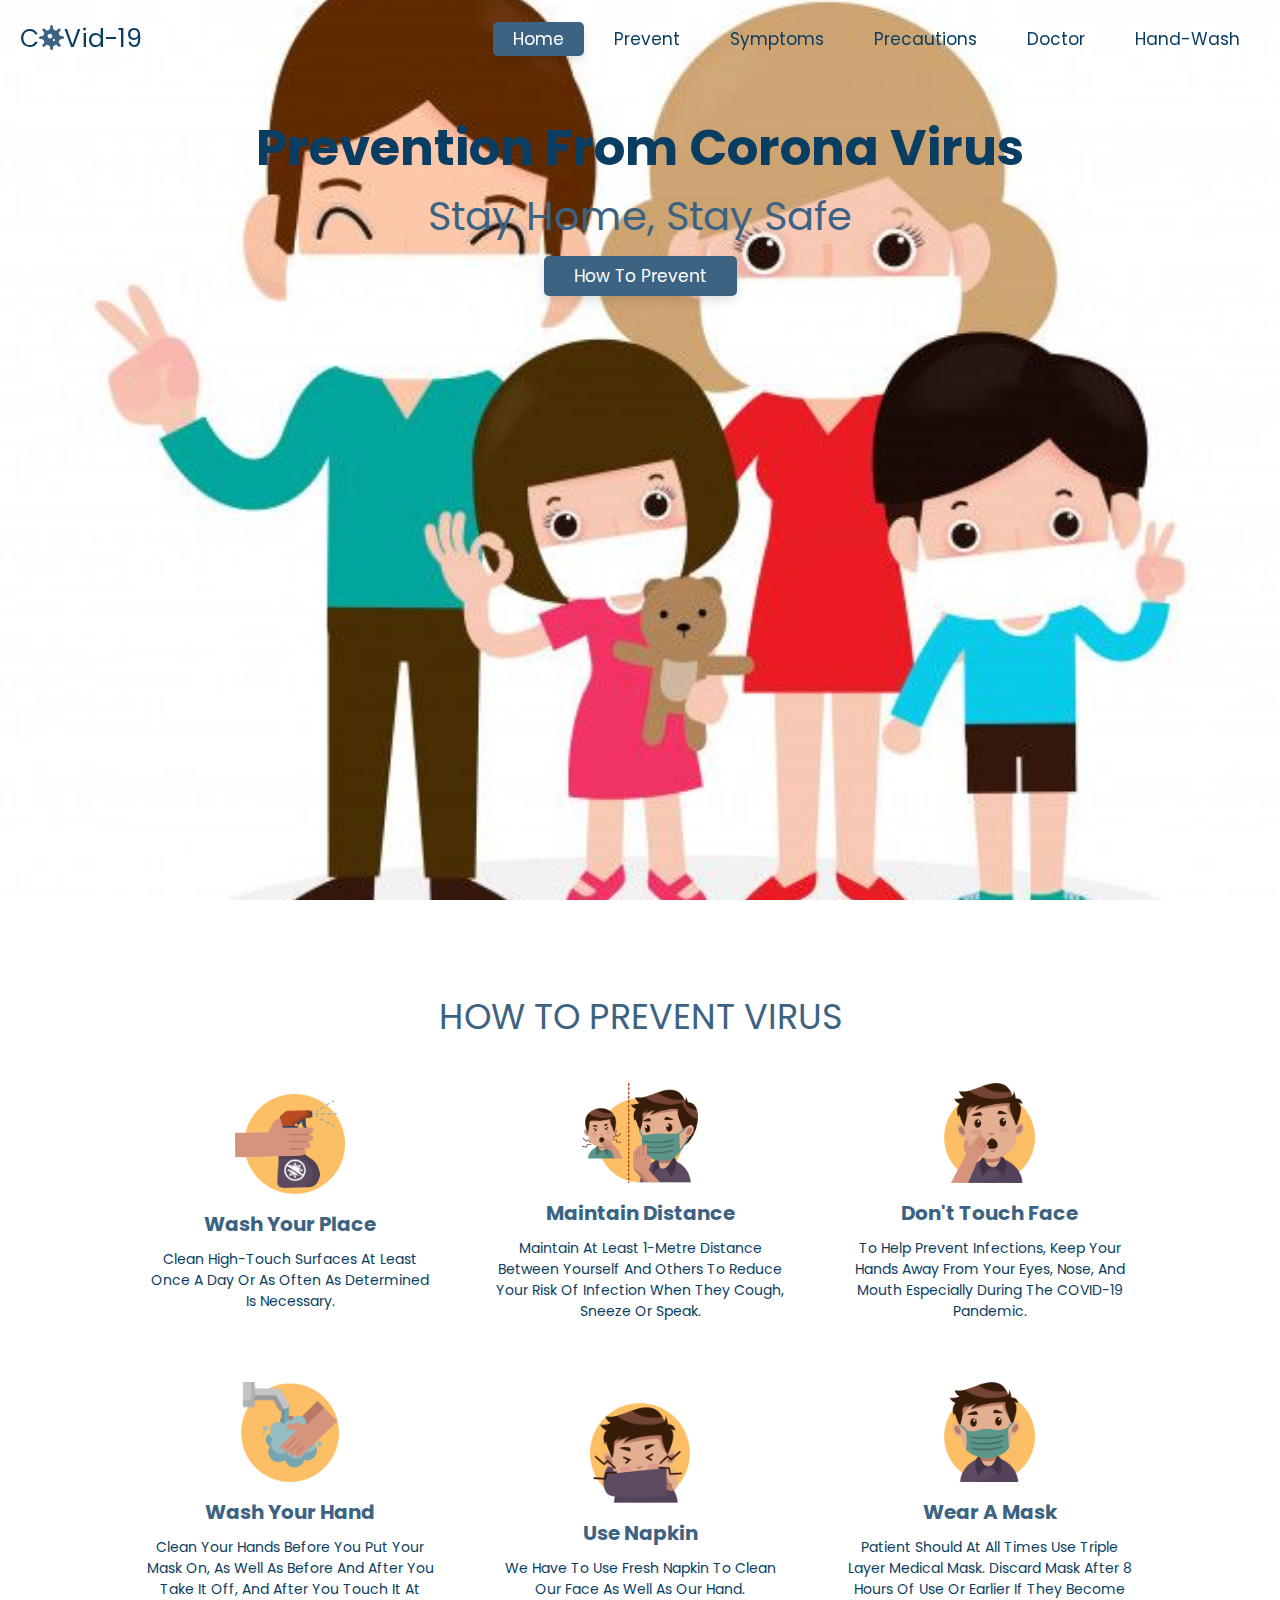
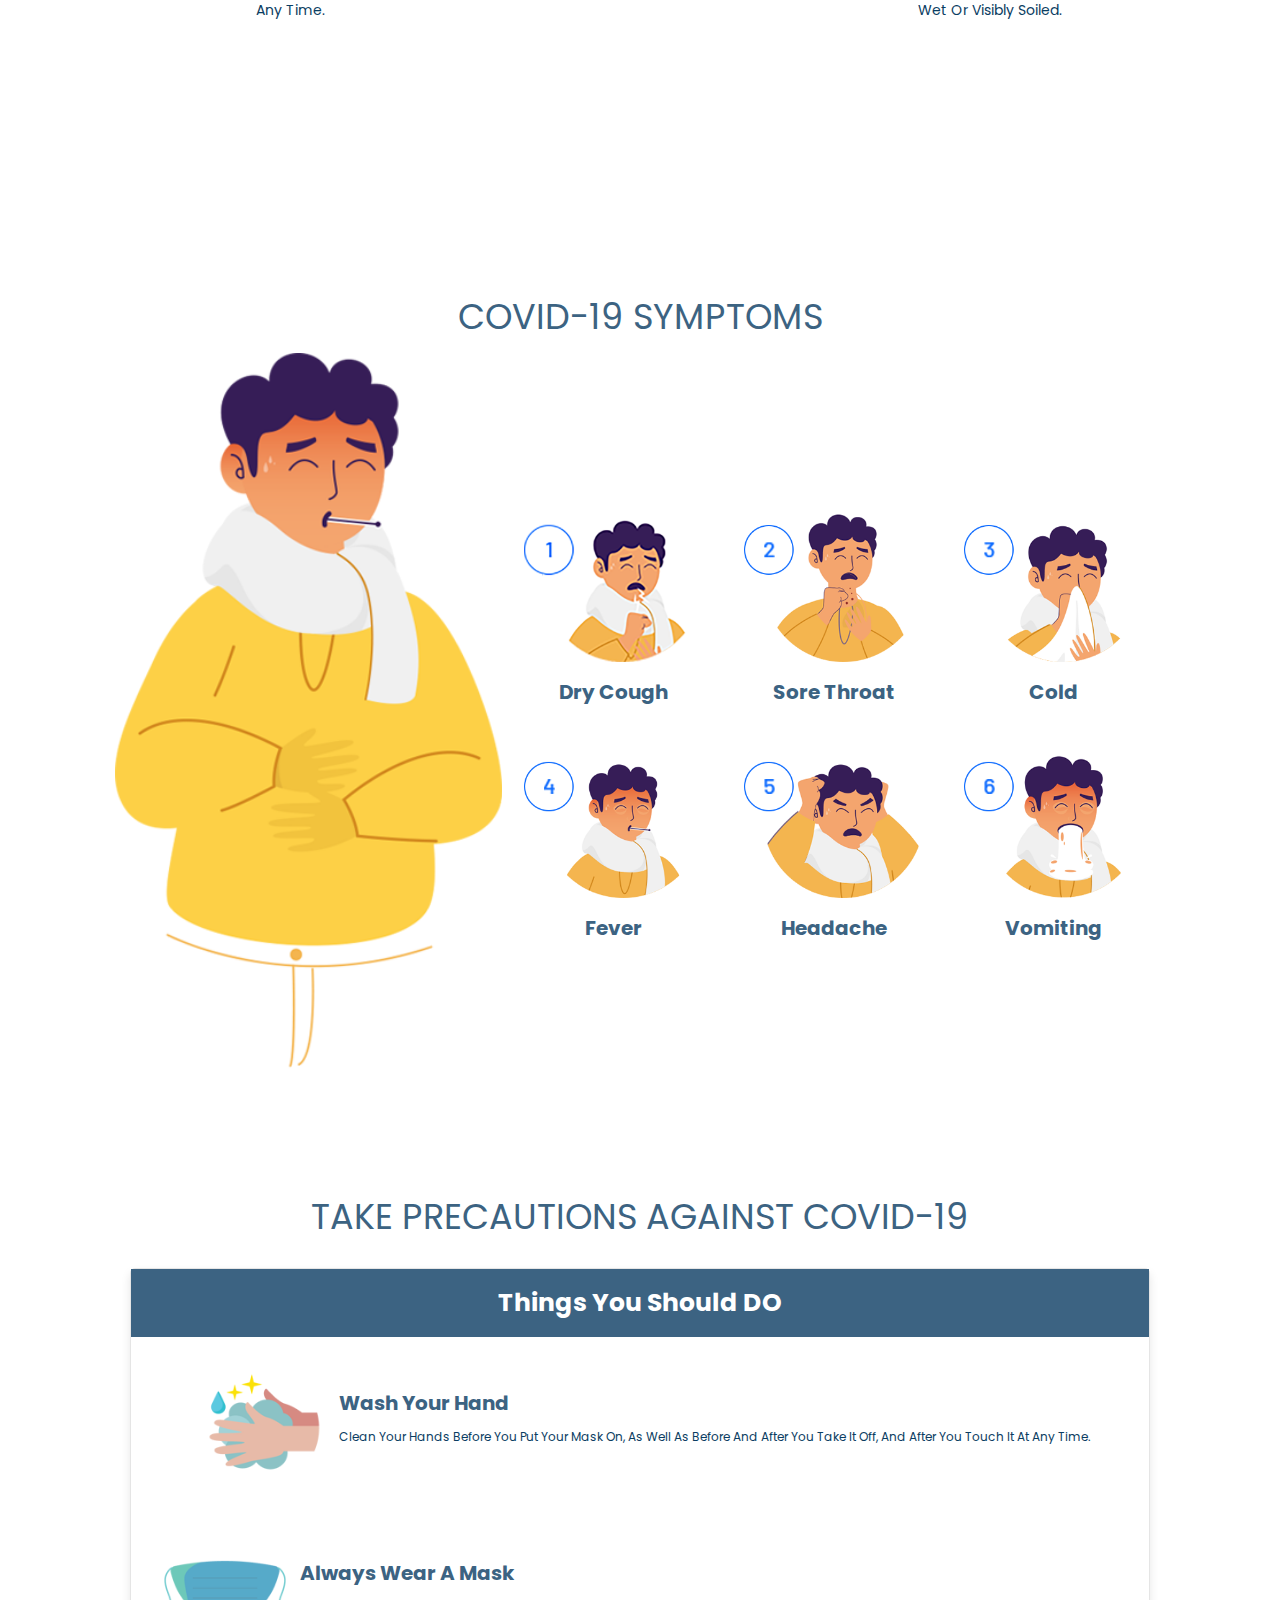
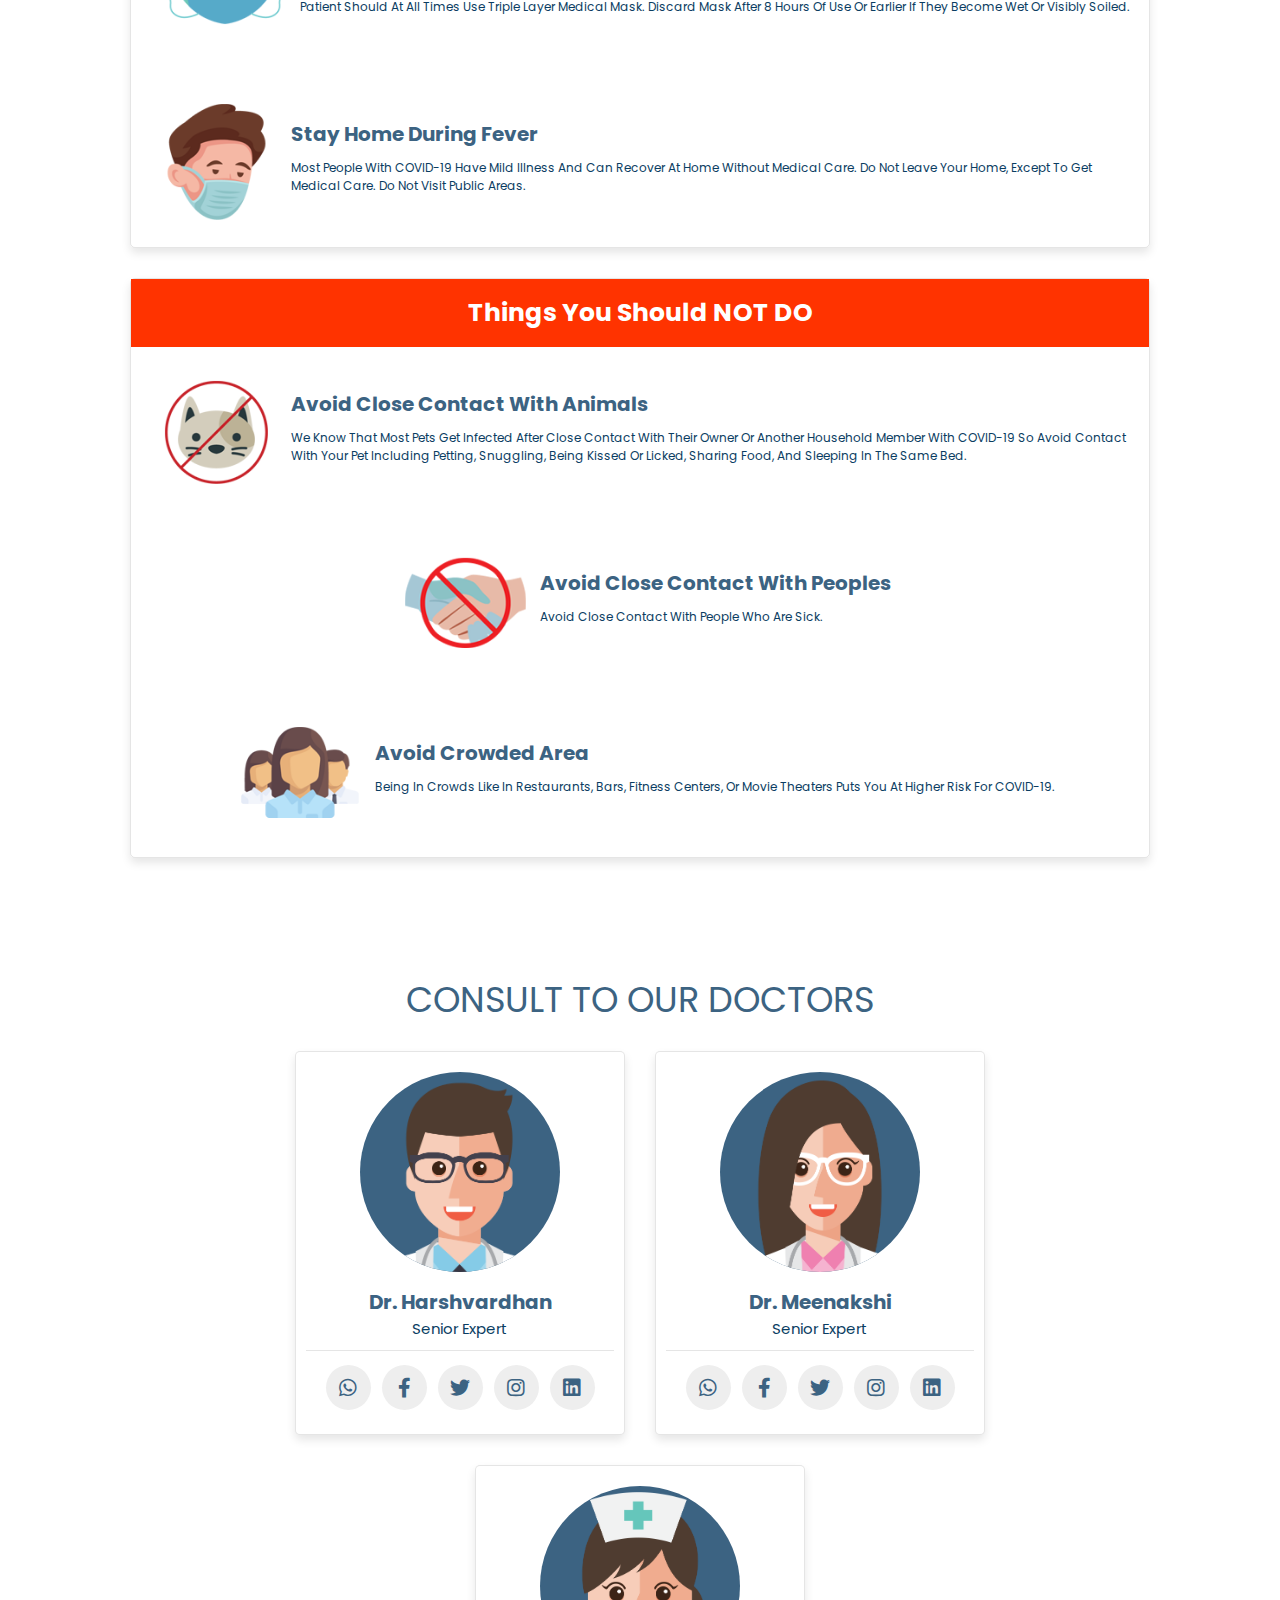
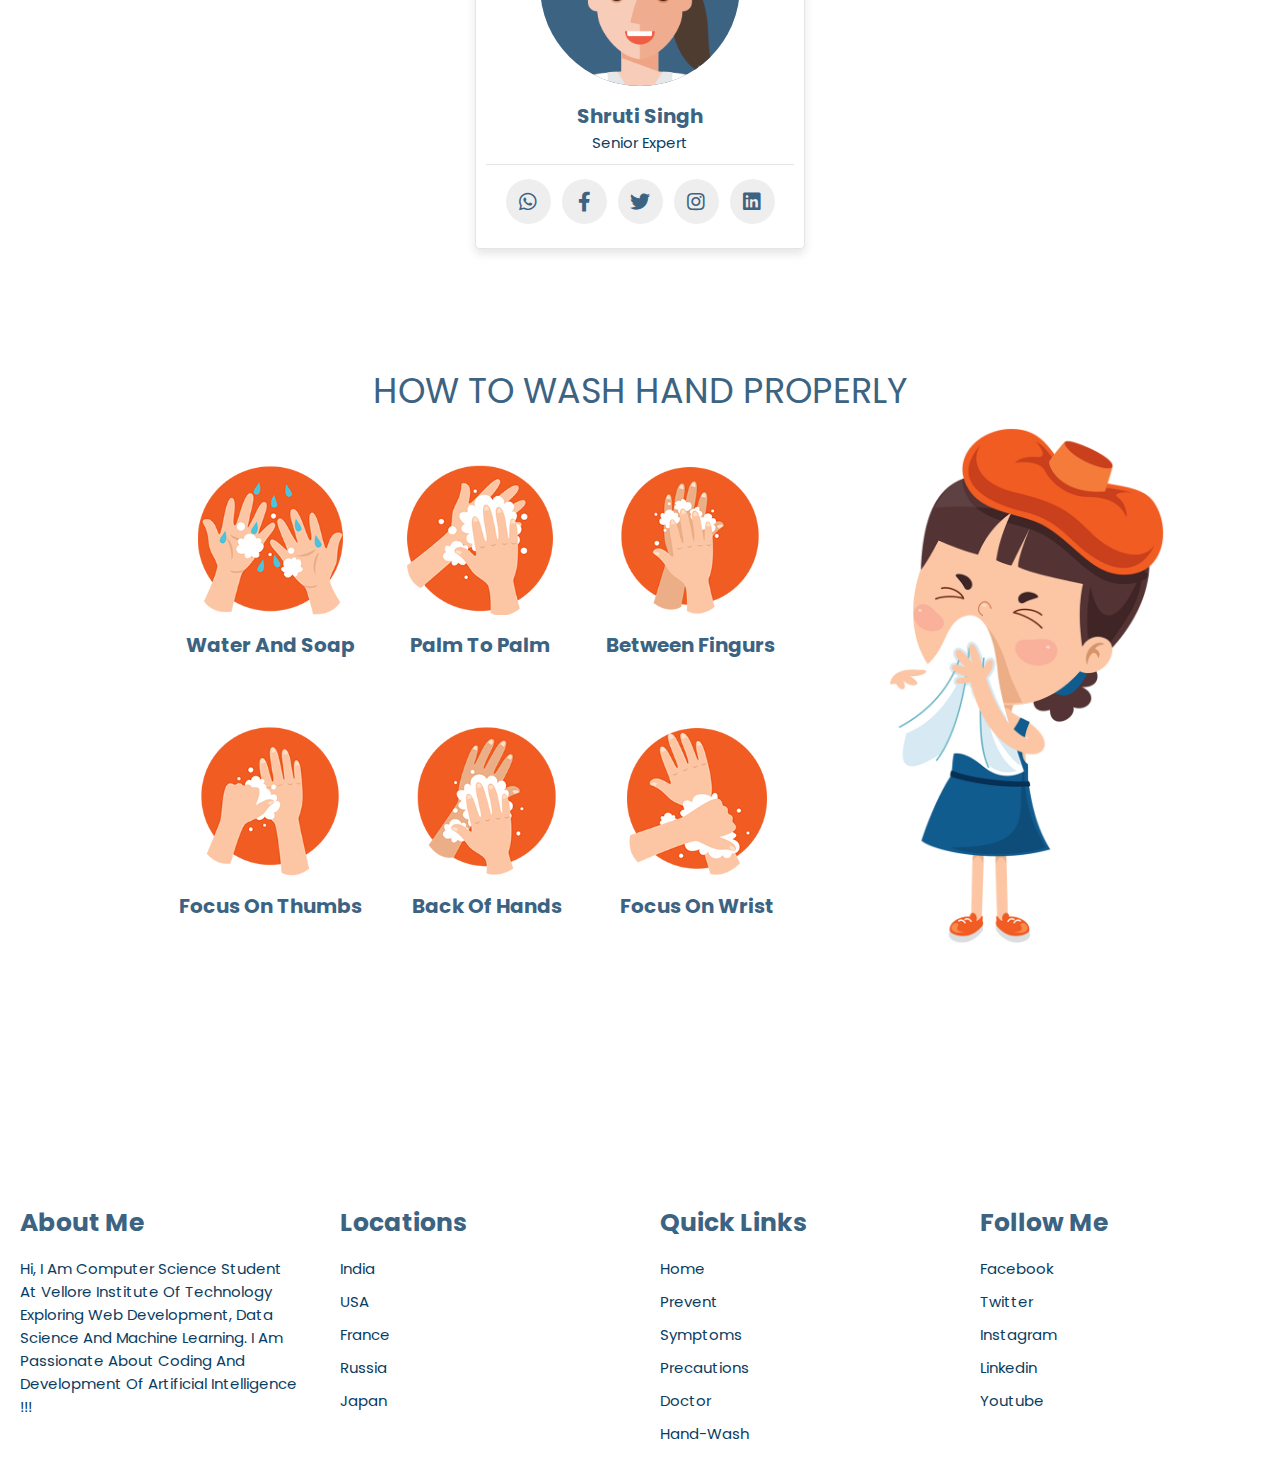
<file: index.html>
<!DOCTYPE html>
<html lang="en">
<head>
    <meta charset="UTF-8">
    <meta name="viewport" content="width=device-width, initial-scale=1.0">
    <title>complete responsive covid-19 website design tutorial</title>

    <!-- font awesome cdn link  -->
    <link rel="stylesheet" href="https://cdnjs.cloudflare.com/ajax/libs/font-awesome/5.15.3/css/all.min.css">

    <!-- custom css file link  -->
    <link rel="stylesheet" href="css/style.css">

</head>
<body>
    
<!-- header section starts  -->

<header>

    <a href="#" class="logo">c<span class="fas fa-virus"></span>vid-19</a>

    <div id="menu" class="fas fa-bars"></div>

    <nav class="navbar">
        <a class="active" href="#home">home</a>
        <a href="#prevent">prevent</a>
        <a href="#symptoms">symptoms</a>
        <a href="#precautions">precautions</a>
        <a href="#doctor">doctor</a>
        <a href="#hand-wash">hand-wash</a>
    </nav>

</header>

<!-- header section ends -->

<!-- home section starts  -->

<section class="home" id="home">

    <div class="content">
        <h1>Prevention from Corona Virus</h1>
        <h3>stay home, stay safe</h3>
        <a href="#" class="btn">how to prevent</a>
    </div>

</section>

<!-- home section ends -->

<!-- prevent section starts  -->

<section class="prevent" id="prevent">

    <h1 class="heading"> how to prevent virus </h1>

    <div class="box-container">

        <div class="box">
            <img src="images/pre-1.png" alt="">
            <h3>wash your place</h3>
            <p>Clean high-touch surfaces at least once a day or as often as determined is necessary.</p>
        </div>

        <div class="box">
            <img src="images/pre-2.png" alt="">
            <h3>maintain distance</h3>
            <p>Maintain at least 1-metre distance between yourself and others to reduce your risk of infection when they cough, sneeze or speak. </p>
        </div>

        <div class="box">
            <img src="images/pre-3.png" alt="">
            <h3>don't touch face</h3>
            <p>To help prevent infections, keep your hands away from your eyes, nose, and mouth especially during the COVID-19 pandemic.</p>
        </div>

        <div class="box">
            <img src="images/pre-4.png" alt="">
            <h3>wash your hand</h3>
            <p>Clean your hands before you put your mask on, as well as before and after you take it off, and after you touch it at any time.</p>
        </div>

        <div class="box">
            <img src="images/pre-5.png" alt="">
            <h3>use napkin</h3>
            <p>We have to use fresh napkin to clean our face as well as our hand.</p>
        </div>

        <div class="box">
            <img src="images/pre-6.png" alt="">
            <h3>wear a mask</h3>
            <p>Patient should at all times use triple layer medical mask. Discard mask after 8 hours of use or earlier if they become wet or visibly soiled. </p>
        </div>

    </div>

</section>

<!-- prevent section ends -->

<!-- symptoms section starts  -->

<section class="symptoms" id="symptoms">

    <h1 class="heading">covid-19 symptoms</h1>

    <div class="column">

        <div class="main-image">
            <img src="images/main-symp-img.png" alt="">
        </div>

        <div class="box-container">

            <div class="box">
                <img src="images/symp-a.png" alt="">
                <h3>dry cough</h3>
            </div>

            <div class="box">
                <img src="images/symp-b.png" alt="">
                <h3>sore throat</h3>
            </div>

            <div class="box">
                <img src="images/symp-c.png" alt="">
                <h3>cold</h3>
            </div>

            <div class="box">
                <img src="images/symp-d.png" alt="">
                <h3>fever</h3>
            </div>

            <div class="box">
                <img src="images/symp-e.png" alt="">
                <h3>headache</h3>
            </div>

            <div class="box">
                <img src="images/symp-f.png" alt="">
                <h3>vomiting</h3>
            </div>

        </div>

    </div>

</section>

<!-- symptoms section ends -->

<!-- precautions section starts  -->

<section class="precautions" id="precautions">

    <h1 class="heading">take precautions against covid-19</h1>

    <div class="column">

        <div class="box-container">

            <h3 class="title">things you should DO</h3>

            <div class="box">
                <img src="images/do-img1.png" alt="">
                <div class="info">
                    <h3>wash your hand</h3>
                    <p>Clean your hands before you put your mask on, as well as before and after you take it off, and after you touch it at any time.</p>
                </div>
            </div>

            <div class="box">
                <img src="images/do-img2.png" alt="">
                <div class="info">
                    <h3>always wear a mask</h3>
                    <p>Patient Should At All Times Use Triple Layer Medical Mask. Discard Mask After 8 Hours Of Use Or Earlier If They Become Wet Or Visibly Soiled.</p>
                </div>
            </div>

            <div class="box">
                <img src="images/do-img3.png" alt="">
                <div class="info">
                    <h3>stay home during fever</h3>
                    <p>Most people with COVID-19 have mild illness and can recover at home without medical care. Do not leave your home, except to get medical care. Do not visit public areas.</p>
                </div>
            </div>

        </div>

        <div class="box-container">

            <h3 class="title">things you should NOT DO</h3>

            <div class="box">
                <img src="images/dont-img1.png" alt="">
                <div class="info">
                    <h3>avoid close contact with animals</h3>
                    <p>We know that most pets get infected after close contact with their owner or another household member with COVID-19 so Avoid contact with your pet including petting, snuggling, being kissed or licked, sharing food, and sleeping in the same bed.</p>
                </div>
            </div>

            <div class="box">
                <img src="images/dont-img2.png" alt="">
                <div class="info">
                    <h3>avoid close contact with peoples</h3>
                    <p>Avoid close contact with people who are sick.</p>
                </div>
            </div>

            <div class="box">
                <img src="images/dont-img3.png" alt="">
                <div class="info">
                    <h3>avoid crowded area</h3>
                    <p>Being in crowds like in restaurants, bars, fitness centers, or movie theaters puts you at higher risk for COVID-19.</p>
                </div>
            </div>

        </div>

    </div>

</section>

<!-- precautions section ends -->

<!-- doctor section start  -->

<section class="doctor" id="doctor">

    <h1 class="heading">consult to our doctors</h1>

    <div class="box-container">

        <div class="box">
            <img src="images/doc1.png" alt="">
            <h3>Dr. Harshvardhan</h3>
            <span>senior expert</span>
            <div class="share">
                <a href="#" class="fab fa-whatsapp"></a>
                <a href="#" class="fab fa-facebook-f"></a>
                <a href="#" class="fab fa-twitter"></a>
                <a href="#" class="fab fa-instagram"></a>
                <a href="#" class="fab fa-linkedin"></a>
            </div>
        </div>

        <div class="box">
            <img src="images/doc2.png" alt="">
            <h3>Dr. Meenakshi</h3>
            <span>senior expert</span>
            <div class="share">
                <a href="#" class="fab fa-whatsapp"></a>
                <a href="#" class="fab fa-facebook-f"></a>
                <a href="#" class="fab fa-twitter"></a>
                <a href="#" class="fab fa-instagram"></a>
                <a href="#" class="fab fa-linkedin"></a>
            </div>
        </div>

        <div class="box">
            <img src="images/doc3.png" alt="">
            <h3>Shruti Singh</h3>
            <span>senior expert</span>
            <div class="share">
                <a href="#" class="fab fa-whatsapp"></a>
                <a href="#" class="fab fa-facebook-f"></a>
                <a href="#" class="fab fa-twitter"></a>
                <a href="#" class="fab fa-instagram"></a>
                <a href="#" class="fab fa-linkedin"></a>
            </div>
        </div>

    </div>

</section>

<!-- doctor section ends -->

<!-- hand-wash section starts  -->

<section class="hand-wash" id="hand-wash">

    <h1 class="heading">how to wash hand properly</h1>

    <div class="column">

        <div class="box-container">

            <div class="box">
                <img src="images/wash-a.png" alt="">
                <h3>water and soap</h3>
            </div>

            <div class="box">
                <img src="images/wash-b.png" alt="">
                <h3>palm to palm</h3>
            </div>

            <div class="box">
                <img src="images/wash-c.png" alt="">
                <h3>Between Fingurs</h3>
            </div>

            <div class="box">
                <img src="images/wash-d.png" alt="">
                <h3>Focus on Thumbs</h3>
            </div>

            <div class="box">
                <img src="images/wash-e.png" alt="">
                <h3>Back of Hands</h3>
            </div>

            <div class="box">
                <img src="images/wash-f.png" alt="">
                <h3>Focus on wrist</h3>
            </div>

        </div>

        <div class="main-image">
            <img src="images/main-wash-img.png" alt="">
        </div>

    </div>

</section>

<!-- hand-wash section ends -->

<!-- footer section starts  -->

<div class="footer">

    <div class="box-container">

        <div class="box">
            <h3>about me</h3>
            <p>Hi, I am Computer Science student at Vellore Institute of Technology exploring Web Development, Data Science and Machine Learning. I am passionate about coding and development of Artificial Intelligence !!!</p>
        </div>

        <div class="box">
            <h3>locations</h3>
            <a href="#">india</a>
            <a href="#">USA</a>
            <a href="#">france</a>
            <a href="#">russia</a>
            <a href="#">japan</a>
        </div>

        <div class="box">
            <h3>quick links</h3>
            <a href="#">home</a>
            <a href="#">prevent</a>
            <a href="#">symptoms</a>
            <a href="#">precautions</a>
            <a href="#">doctor</a>
            <a href="#">hand-wash</a>
        </div>

        <div class="box">
            <h3>follow me</h3>
            <a href="#">facebook</a>
            <a href="#">twitter</a>
            <a href="#">instagram</a>
            <a href="#">linkedin</a>
            <a href="#">youtube</a>
        </div>

    </div>

    

</div>

<!-- footer section ends -->

<!-- scroll top  -->

<a href="#home" class="scroll-top">
    <img src="images/scroll-img.png" alt="">
</a>
















<!-- jquery cdn link  -->
<script src="https://cdnjs.cloudflare.com/ajax/libs/jquery/3.6.0/jquery.min.js"></script>

<!-- custom js file link  -->
<script src="js/script.js"></script>


</body>
</html>
</file>
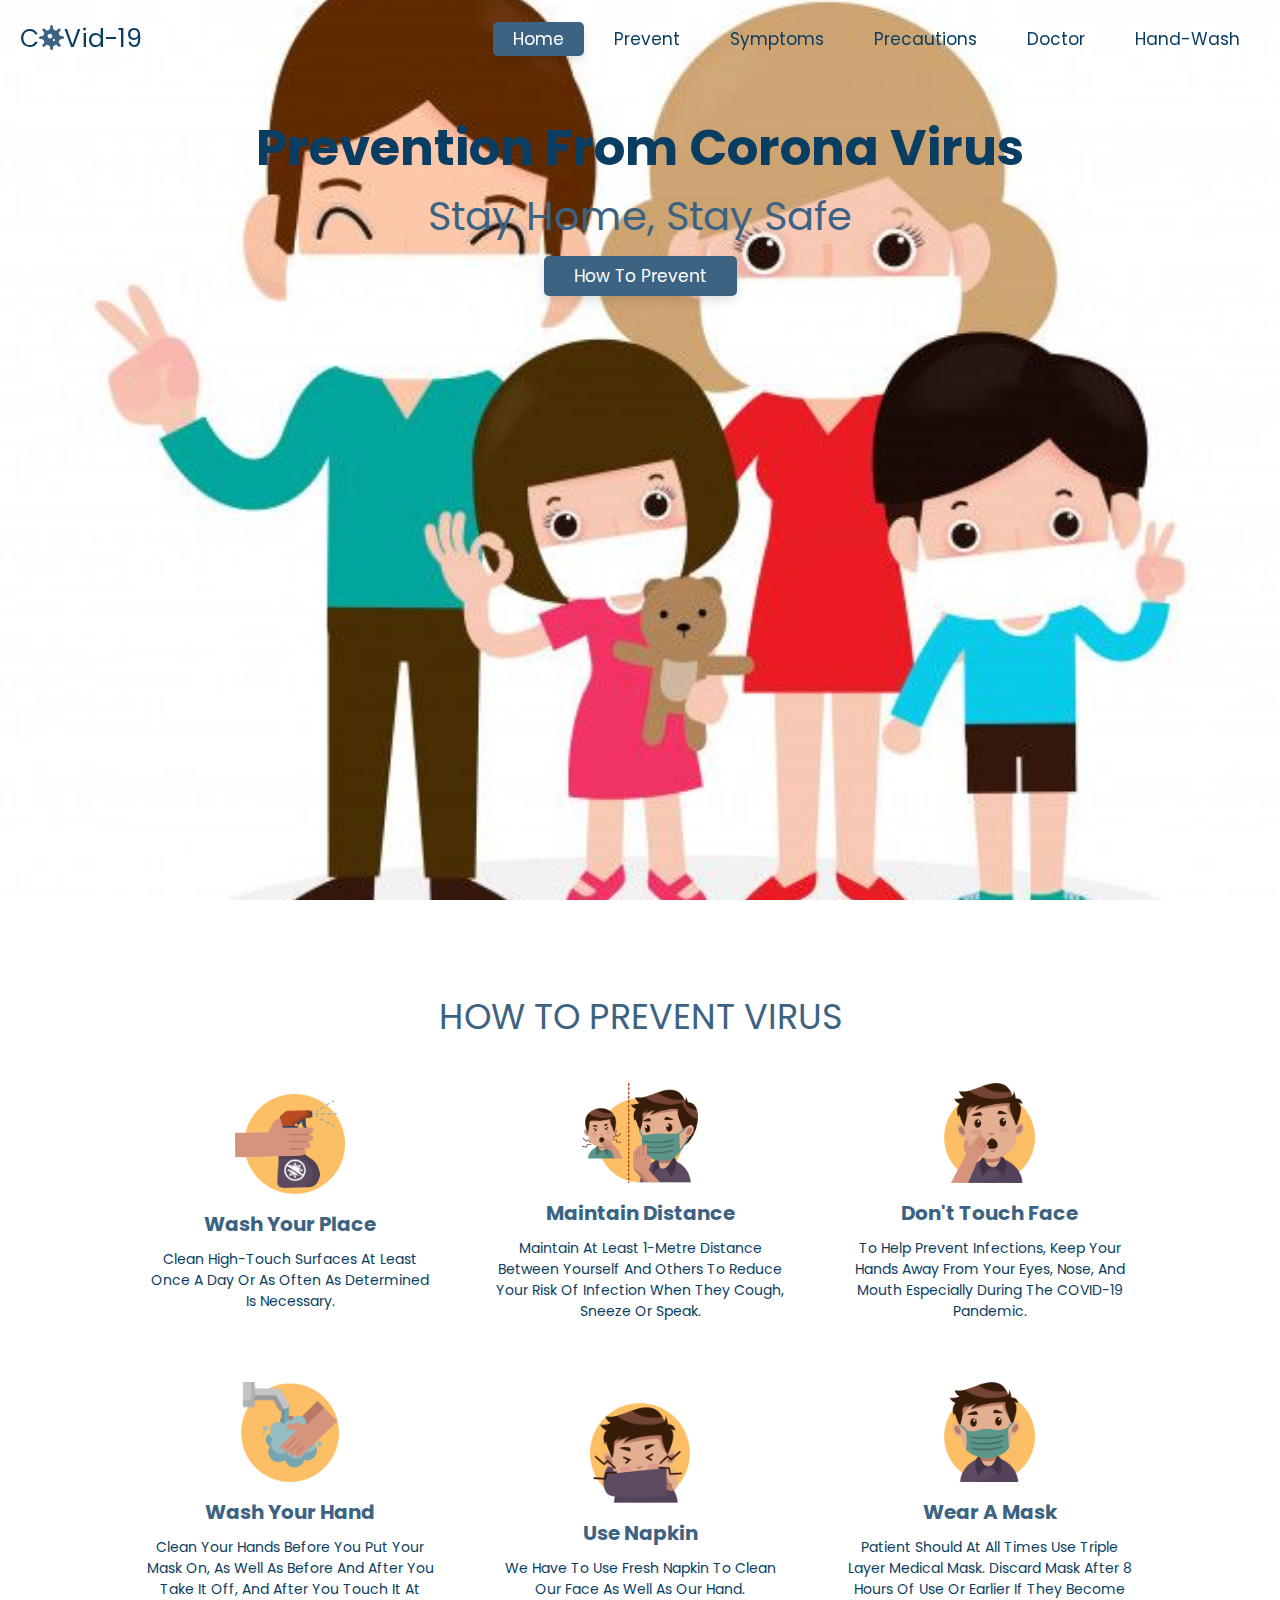
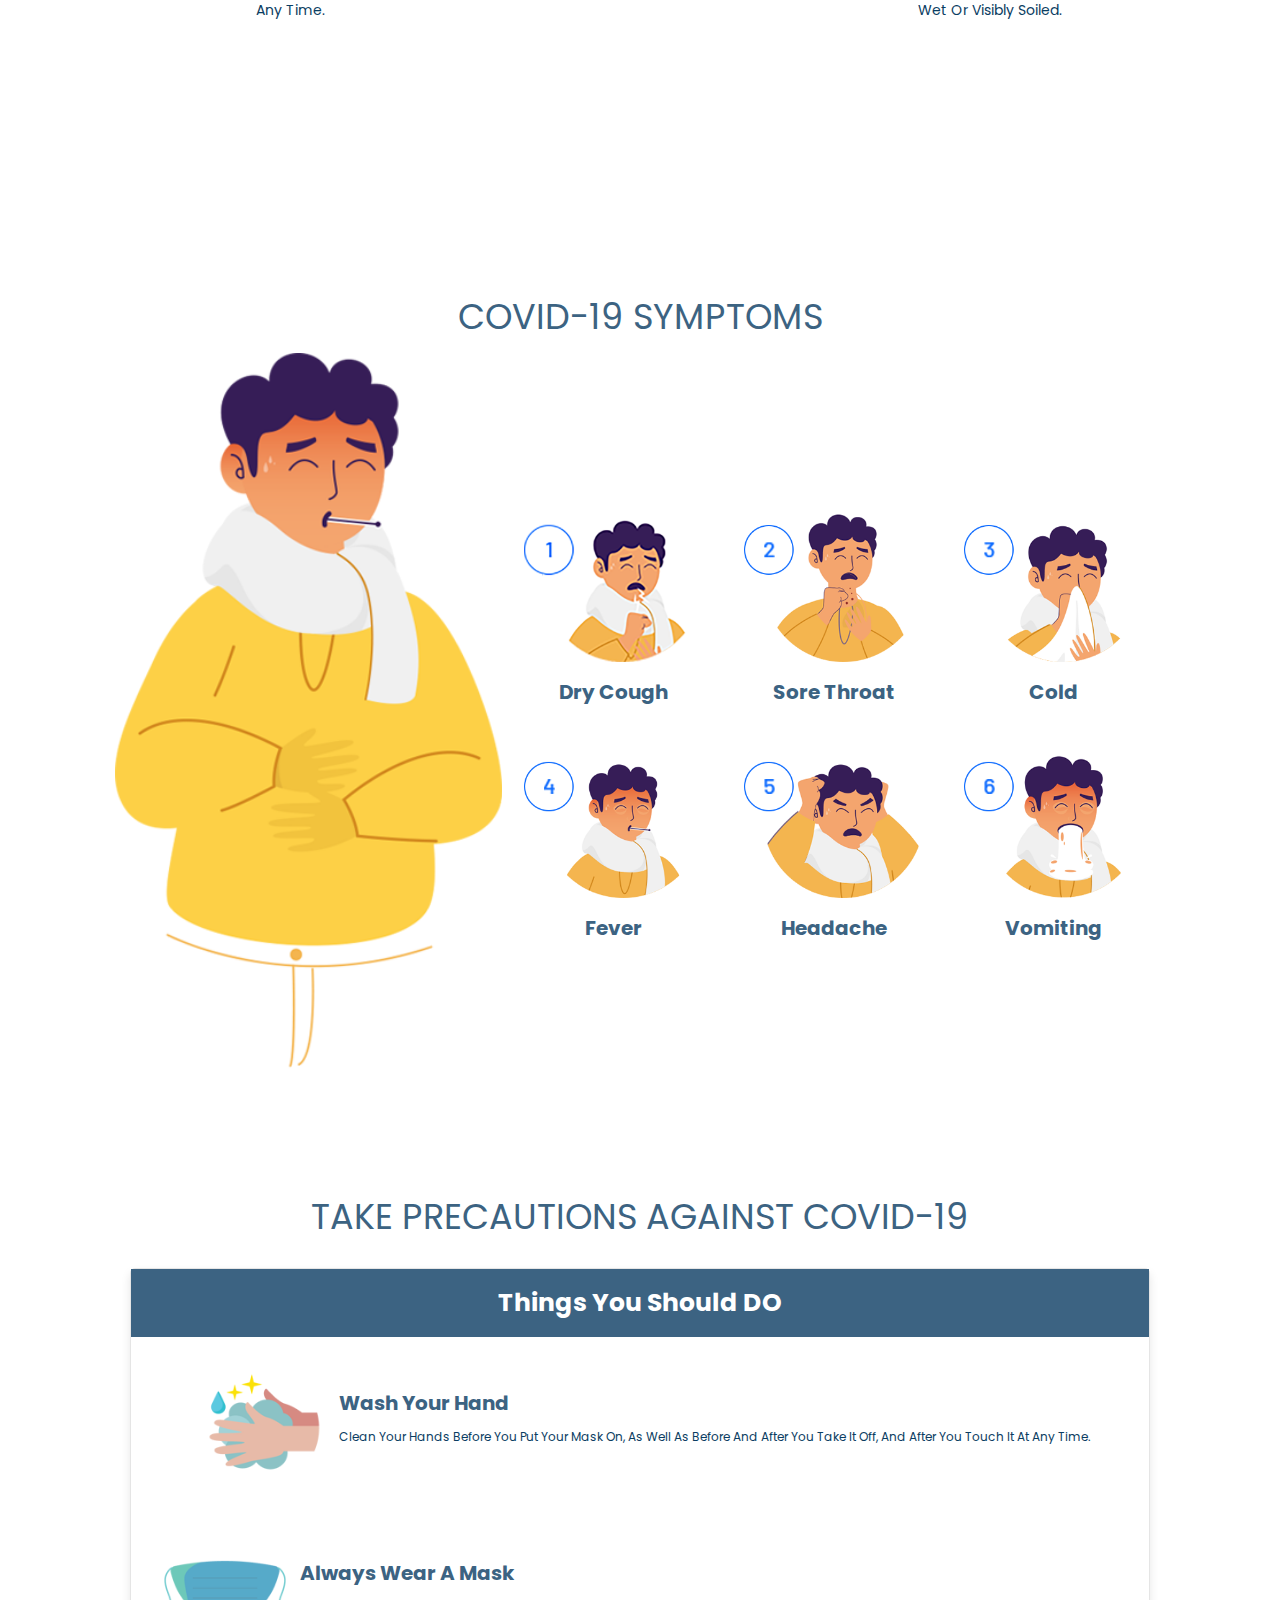
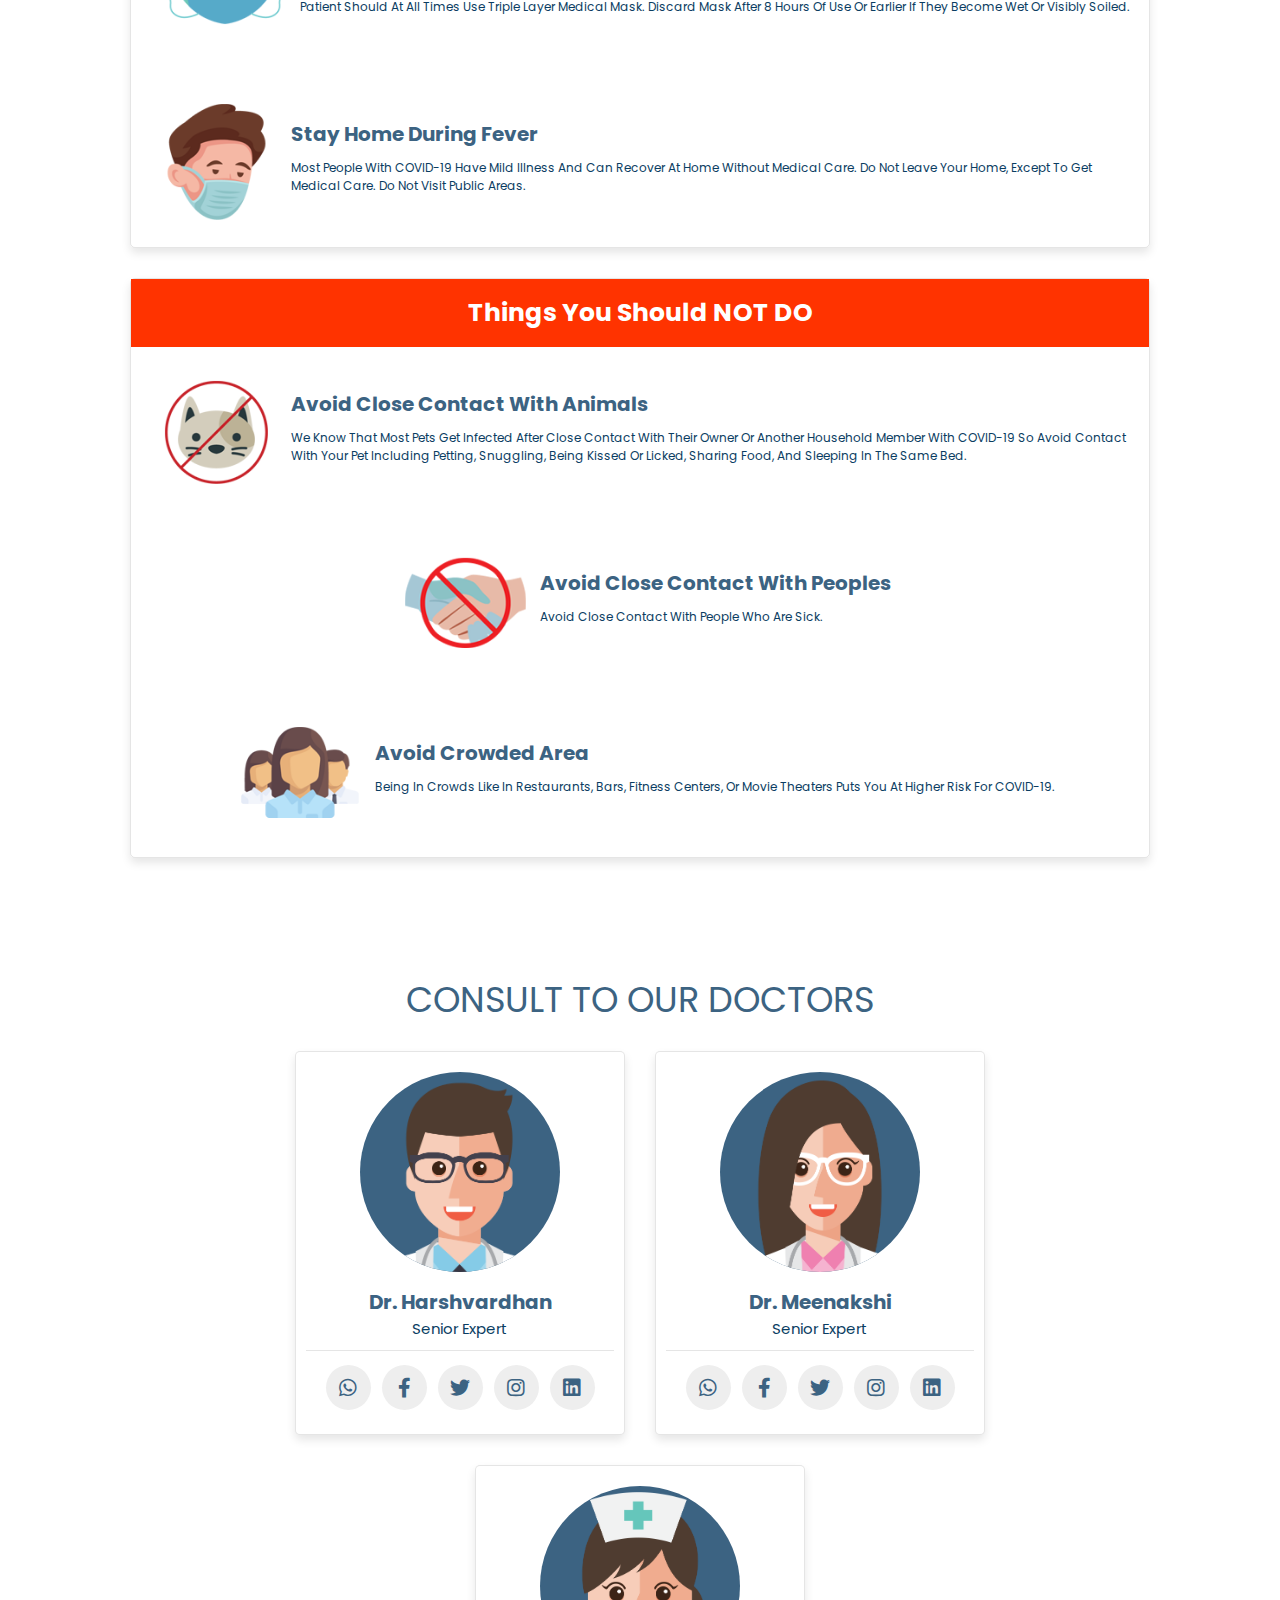
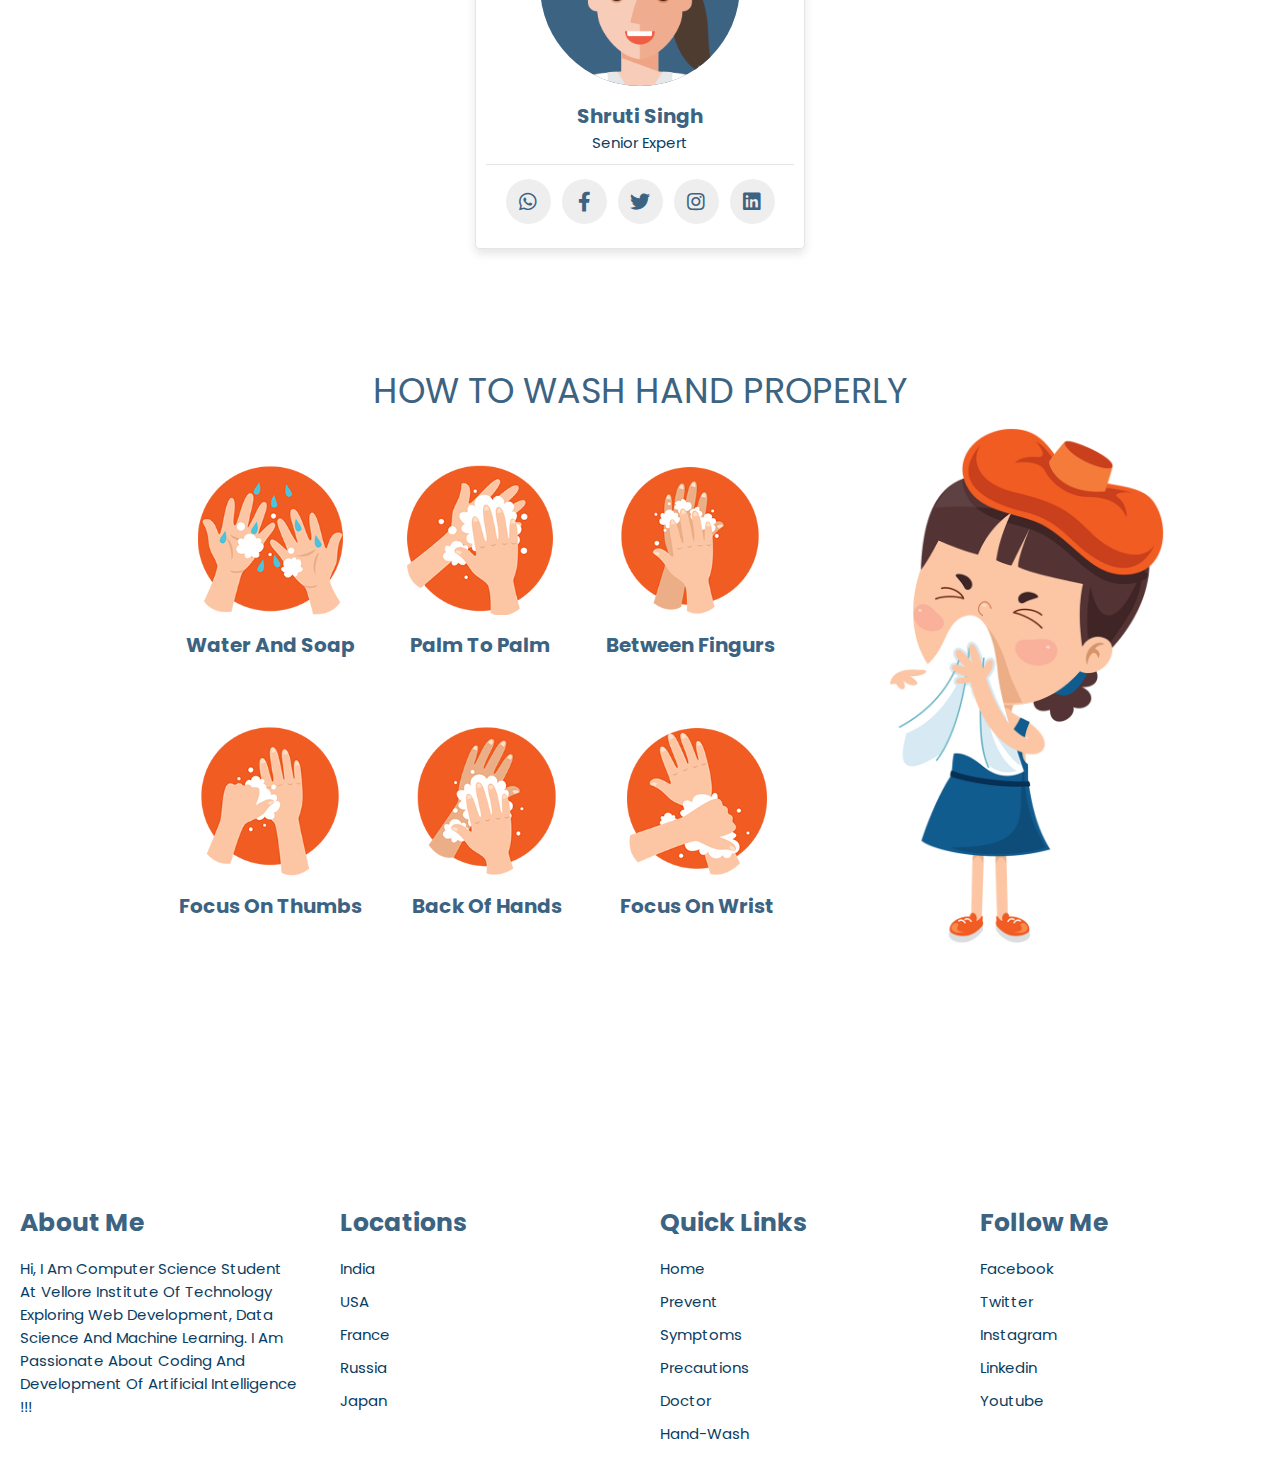
<file: Covid website/index.html>
<!DOCTYPE html>
<html lang="en">
<head>
    <meta charset="UTF-8">
    <meta name="viewport" content="width=device-width, initial-scale=1.0">
    <title>Praveen's responsive Covid-19 website</title>

    <!-- font awesome cdn link  -->
    <link rel="stylesheet" href="https://cdnjs.cloudflare.com/ajax/libs/font-awesome/5.15.3/css/all.min.css">

    <!-- custom css file link  -->
    <link rel="stylesheet" href="css/style.css">

</head>
<body>
    
<!-- header section starts  -->

<header>

    <a href="#" class="logo">c<span class="fas fa-virus"></span>vid-19</a>

    <div id="menu" class="fas fa-bars"></div>

    <nav class="navbar">
        <a class="active" href="#home">home</a>
        <a href="#prevent">prevent</a>
        <a href="#symptoms">symptoms</a>
        <a href="#precautions">precautions</a>
        <a href="#doctor">doctor</a>
        <a href="#hand-wash">hand-wash</a>
    </nav>

</header>

<!-- header section ends -->

<!-- home section starts  -->

<section class="home" id="home">

    <div class="content">
        <h1>Prevention from Corona Virus</h1>
        <h3>stay home, stay safe</h3>
        <a href="#" class="btn">how to prevent</a>
    </div>

</section>

<!-- home section ends -->

<!-- prevent section starts  -->

<section class="prevent" id="prevent">

    <h1 class="heading"> how to prevent virus </h1>

    <div class="box-container">

        <div class="box">
            <img src="images/pre-1.png" alt="">
            <h3>wash your place</h3>
            <p>Clean high-touch surfaces at least once a day or as often as determined is necessary.</p>
        </div>

        <div class="box">
            <img src="images/pre-2.png" alt="">
            <h3>maintain distance</h3>
            <p>Maintain at least 1-metre distance between yourself and others to reduce your risk of infection when they cough, sneeze or speak. </p>
        </div>

        <div class="box">
            <img src="images/pre-3.png" alt="">
            <h3>don't touch face</h3>
            <p>To help prevent infections, keep your hands away from your eyes, nose, and mouth especially during the COVID-19 pandemic.</p>
        </div>

        <div class="box">
            <img src="images/pre-4.png" alt="">
            <h3>wash your hand</h3>
            <p>Clean your hands before you put your mask on, as well as before and after you take it off, and after you touch it at any time.</p>
        </div>

        <div class="box">
            <img src="images/pre-5.png" alt="">
            <h3>use napkin</h3>
            <p>We have to use fresh napkin to clean our face as well as our hand.</p>
        </div>

        <div class="box">
            <img src="images/pre-6.png" alt="">
            <h3>wear a mask</h3>
            <p>Patient should at all times use triple layer medical mask. Discard mask after 8 hours of use or earlier if they become wet or visibly soiled. </p>
        </div>

    </div>

</section>

<!-- prevent section ends -->

<!-- symptoms section starts  -->

<section class="symptoms" id="symptoms">

    <h1 class="heading">covid-19 symptoms</h1>

    <div class="column">

        <div class="main-image">
            <img src="images/main-symp-img.png" alt="">
        </div>

        <div class="box-container">

            <div class="box">
                <img src="images/symp-a.png" alt="">
                <h3>dry cough</h3>
            </div>

            <div class="box">
                <img src="images/symp-b.png" alt="">
                <h3>sore throat</h3>
            </div>

            <div class="box">
                <img src="images/symp-c.png" alt="">
                <h3>cold</h3>
            </div>

            <div class="box">
                <img src="images/symp-d.png" alt="">
                <h3>fever</h3>
            </div>

            <div class="box">
                <img src="images/symp-e.png" alt="">
                <h3>headache</h3>
            </div>

            <div class="box">
                <img src="images/symp-f.png" alt="">
                <h3>vomiting</h3>
            </div>

        </div>

    </div>

</section>

<!-- symptoms section ends -->

<!-- precautions section starts  -->

<section class="precautions" id="precautions">

    <h1 class="heading">take precautions against covid-19</h1>

    <div class="column">

        <div class="box-container">

            <h3 class="title">things you should DO</h3>

            <div class="box">
                <img src="images/do-img1.png" alt="">
                <div class="info">
                    <h3>wash your hand</h3>
                    <p>Clean your hands before you put your mask on, as well as before and after you take it off, and after you touch it at any time.</p>
                </div>
            </div>

            <div class="box">
                <img src="images/do-img2.png" alt="">
                <div class="info">
                    <h3>always wear a mask</h3>
                    <p>Patient Should At All Times Use Triple Layer Medical Mask. Discard Mask After 8 Hours Of Use Or Earlier If They Become Wet Or Visibly Soiled.</p>
                </div>
            </div>

            <div class="box">
                <img src="images/do-img3.png" alt="">
                <div class="info">
                    <h3>stay home during fever</h3>
                    <p>Most people with COVID-19 have mild illness and can recover at home without medical care. Do not leave your home, except to get medical care. Do not visit public areas.</p>
                </div>
            </div>

        </div>

        <div class="box-container">

            <h3 class="title">things you should NOT DO</h3>

            <div class="box">
                <img src="images/dont-img1.png" alt="">
                <div class="info">
                    <h3>avoid close contact with animals</h3>
                    <p>We know that most pets get infected after close contact with their owner or another household member with COVID-19 so Avoid contact with your pet including petting, snuggling, being kissed or licked, sharing food, and sleeping in the same bed.</p>
                </div>
            </div>

            <div class="box">
                <img src="images/dont-img2.png" alt="">
                <div class="info">
                    <h3>avoid close contact with peoples</h3>
                    <p>Avoid close contact with people who are sick.</p>
                </div>
            </div>

            <div class="box">
                <img src="images/dont-img3.png" alt="">
                <div class="info">
                    <h3>avoid crowded area</h3>
                    <p>Being in crowds like in restaurants, bars, fitness centers, or movie theaters puts you at higher risk for COVID-19.</p>
                </div>
            </div>

        </div>

    </div>

</section>

<!-- precautions section ends -->

<!-- doctor section start  -->

<section class="doctor" id="doctor">

    <h1 class="heading">consult to our doctors</h1>

    <div class="box-container">

        <div class="box">
            <img src="images/doc1.png" alt="">
            <h3>Dr. Harshvardhan</h3>
            <span>senior expert</span>
            <div class="share">
                <a href="#" class="fab fa-whatsapp"></a>
                <a href="#" class="fab fa-facebook-f"></a>
                <a href="#" class="fab fa-twitter"></a>
                <a href="#" class="fab fa-instagram"></a>
                <a href="#" class="fab fa-linkedin"></a>
            </div>
        </div>

        <div class="box">
            <img src="images/doc2.png" alt="">
            <h3>Dr. Meenakshi</h3>
            <span>senior expert</span>
            <div class="share">
                <a href="#" class="fab fa-whatsapp"></a>
                <a href="#" class="fab fa-facebook-f"></a>
                <a href="#" class="fab fa-twitter"></a>
                <a href="#" class="fab fa-instagram"></a>
                <a href="#" class="fab fa-linkedin"></a>
            </div>
        </div>

        <div class="box">
            <img src="images/doc3.png" alt="">
            <h3>Shruti Singh</h3>
            <span>senior expert</span>
            <div class="share">
                <a href="#" class="fab fa-whatsapp"></a>
                <a href="#" class="fab fa-facebook-f"></a>
                <a href="#" class="fab fa-twitter"></a>
                <a href="#" class="fab fa-instagram"></a>
                <a href="#" class="fab fa-linkedin"></a>
            </div>
        </div>

    </div>

</section>

<!-- doctor section ends -->

<!-- hand-wash section starts  -->

<section class="hand-wash" id="hand-wash">

    <h1 class="heading">how to wash hand properly</h1>

    <div class="column">

        <div class="box-container">

            <div class="box">
                <img src="images/wash-a.png" alt="">
                <h3>water and soap</h3>
            </div>

            <div class="box">
                <img src="images/wash-b.png" alt="">
                <h3>palm to palm</h3>
            </div>

            <div class="box">
                <img src="images/wash-c.png" alt="">
                <h3>Between Fingurs</h3>
            </div>

            <div class="box">
                <img src="images/wash-d.png" alt="">
                <h3>Focus on Thumbs</h3>
            </div>

            <div class="box">
                <img src="images/wash-e.png" alt="">
                <h3>Back of Hands</h3>
            </div>

            <div class="box">
                <img src="images/wash-f.png" alt="">
                <h3>Focus on wrist</h3>
            </div>

        </div>

        <div class="main-image">
            <img src="images/main-wash-img.png" alt="">
        </div>

    </div>

</section>

<!-- hand-wash section ends -->

<!-- footer section starts  -->

<div class="footer">

    <div class="box-container">

        <div class="box">
            <h3>about me</h3>
            <p>Hi, I am Computer Science student at Vellore Institute of Technology exploring Web Development, Data Science and Machine Learning. I am passionate about coding and development of Artificial Intelligence !!!</p>
        </div>

        <div class="box">
            <h3>locations</h3>
            <a href="#">india</a>
            <a href="#">USA</a>
            <a href="#">france</a>
            <a href="#">russia</a>
            <a href="#">japan</a>
        </div>

        <div class="box">
            <h3>quick links</h3>
            <a href="#">home</a>
            <a href="#">prevent</a>
            <a href="#">symptoms</a>
            <a href="#">precautions</a>
            <a href="#">doctor</a>
            <a href="#">hand-wash</a>
        </div>

        <div class="box">
            <h3>follow me</h3>
            <a href="#">facebook</a>
            <a href="#">twitter</a>
            <a href="#">instagram</a>
            <a href="#">linkedin</a>
            <a href="#">youtube</a>
        </div>

    </div>

    

</div>

<!-- footer section ends -->

<!-- scroll top  -->

<a href="#home" class="scroll-top">
    <img src="images/scroll-img.png" alt="">
</a>
















<!-- jquery cdn link  -->
<script src="https://cdnjs.cloudflare.com/ajax/libs/jquery/3.6.0/jquery.min.js"></script>

<!-- custom js file link  -->
<script src="js/script.js"></script>


</body>
</html>
</file>
<file: css/style.css>
@import url('https://fonts.googleapis.com/css2?family=Poppins:wght@100;200;300;400&display=swap');

:root{
    --blue:#3c6382;
    --dark-blue:#0a3d62;
}

*{
    font-family: 'Poppins', sans-serif;
    margin:0; padding:0;
    box-sizing: border-box;
    text-decoration: none;
    outline: none;
    border:none;
    text-transform: capitalize;
    transition: all .3s cubic-bezier(.38,1.15,.7,1.12);
}

*::selection{
    background:var(--dark-blue);
    color:#fff;
}

html{
    font-size: 62.5%;
    overflow-x: hidden;
}

section{
    min-height: 100vh;
    padding:1rem 9%;
    padding-top: 8rem;
}

.heading{
    text-align: center;
    color:var(--blue);
    font-size: 3.5rem;
    text-transform: uppercase;
    font-weight: normal;
    padding:1rem;
}

header{
    width:100%;
    display: flex;
    align-items: center;
    justify-content: space-between;
    position: fixed;
    top:0; left:0;
    z-index: 1000;
    padding:2rem;
}

header .logo{
    font-size: 2.5rem;
    color:var(--dark-blue);
}

header .logo span{
    color:var(--blue);
}

header .navbar a{
    font-size: 1.7rem;
    margin-left: .7rem;
    padding:.5rem 2rem;
    border-radius: .5rem;
    color:var(--dark-blue);
}

header .navbar a.active,
header .navbar a:hover{
    background: var(--blue);
    color:#fff;
    box-shadow: 0 .5rem 1rem rgba(0,0,0,.1);
}

header.sticky{
    background:#fff;
    box-shadow: 0 .5rem 1rem rgba(0,0,0,.1);
}

#menu{
    font-size: 3rem;
    color:var(--blue);
    cursor: pointer;
    display: none;
}

.home{
    background:url(../images/home-bg.jpg) no-repeat;
    background-size: cover;
    background-position: center;
    background-attachment: fixed;
}

.home .content{
    text-align: center;
    padding-top: 3rem;
}

.home .content h1{
    font-size: 5rem;
    color:var(--dark-blue);
}

.home .content h3{
    font-size: 4rem;
    color:var(--blue);
    font-weight: normal;
}

.home .content .btn{
    display: inline-block;
    padding:.7rem 3rem;
    color:#fff;
    background:var(--blue);
    border-radius: .5rem;
    box-shadow: 0 .5rem 1rem rgba(0,0,0,.1);
    margin-top: 1rem;
    font-size: 1.7rem;
}

.home .content .btn:hover{
    background:var(--dark-blue);
}

.prevent .box-container{
    display: flex;
    align-items: center;
    justify-content: center;
    flex-wrap: wrap;
}

.prevent .box-container .box{
    flex:1 1 30rem;
    border-radius: .5rem;
    margin:1rem;
    padding:1rem;
    text-align: center;
}

.prevent .box-container .box img{
    height:12rem;
    padding:1rem;
}

.prevent .box-container .box h3{
    color:var(--blue);
    font-size: 2rem;
}

.prevent .box-container .box p{
    color:var(--dark-blue);
    font-size: 1.4rem;
    padding:1rem;
}

.prevent .box-container .box:hover{
    box-shadow: 0 .5rem 1rem rgba(0,0,0,.1);
}

.symptoms{
    background:url(../images/background-img.jpg) no-repeat;
    background-size: cover;
    background-position: center;
    background-attachment: fixed;
}

.symptoms .column{
    display: flex;
    align-items: center;
    justify-content: center;
}

.symptoms .column .main-image img{
    width: 43vh;
}

.symptoms .column .box-container{
    display: flex;
    align-items: center;
    justify-content: center;
    flex-wrap: wrap;
}

.symptoms .column .box-container .box{
    margin:1rem;
    text-align: center;
}

.symptoms .column .box-container .box img{
    width:20rem;
    padding:1rem;
}

.symptoms .column .box-container .box h3{
    font-size: 2rem;
    color:var(--blue);
}

.precautions .column{
    display: flex;
    justify-content: center;
    flex-wrap: wrap;
}

.precautions .column .box-container{
    margin:1.5rem;
    flex:1 1 50rem;
    border:.1rem solid rgba(0,0,0,.1);
    box-shadow: 0 .5rem 1rem rgba(0,0,0,.1);
    border-radius: .5rem;
}

.precautions .column .box-container .title{
    padding:1.5rem .5rem;
    text-align: center;
    font-size: 2.5rem;
    background:var(--blue);
    color:#fff;
}

.precautions .column .box-container:last-child .title{
    background:#ff3300;
}

.precautions .column .box-container .box{
    display: flex;
    justify-content: center;
    align-items: center;
    padding:1rem;
}

.precautions .column .box-container .box img{
    width:15rem;
    padding:1rem;
}

.precautions .column .box-container .box h3{
    font-size: 2rem;
    color:var(--blue);
}

.precautions .column .box-container .box p{
    font-size: 1.2rem;
    color:var(--dark-blue);
    padding:1rem 0;
}

.doctor{
    background:url(../images/background-img.jpg) no-repeat;
    background-size: cover;
    background-position: center;
    background-attachment: fixed;
}

.doctor .box-container{
    display: flex;
    justify-content: center;
    align-items: center;
    flex-wrap: wrap;
}

.doctor .box-container .box{
    border-radius: .5rem;
    box-shadow: 0 .5rem 1rem rgba(0,0,0,.1);
    padding:1rem;
    margin:1.5rem;
    text-align: center;
    background:#fff;
    border:.1rem solid rgba(0,0,0,.1);
    width:33rem;
}

.doctor .box-container .box img{
    margin:1rem;
    border-radius: 50%;
    height:20rem;
    width:20rem;
    object-fit: cover;
    background:var(--blue);
}

.doctor .box-container .box h3{
    font-size: 2rem;
    color:var(--blue);
}

.doctor .box-container .box span{
    font-size: 1.5rem;
    color:var(--dark-blue);
}

.doctor .box-container .box .share{
    border-top: .1rem solid rgba(0,0,0,.1);
    padding:1rem;
    margin-top: 1rem;
}

.doctor .box-container .box .share a{
    border-radius: 50%;
    height: 4.5rem;
    width:4.5rem;
    line-height: 4.5rem;
    font-size: 2rem;
    margin: .4rem;
    background:#eee;
    color:var(--blue);
}

.doctor .box-container .box .share a:hover{
    background:var(--blue);
    color:#fff;
    transform: rotate(360deg);
}

.hand-wash .column{
    display: flex;
    justify-content: center;
}

.hand-wash .column .main-image img{
    width:25vw;
}

.hand-wash .column .box-container{
    display: flex;
    justify-content: center;
    align-items: center;
    flex-wrap: wrap;
}

.hand-wash .column .box-container .box{
    text-align: center;
    margin:2rem;
}

.hand-wash .column .box-container .box img{
    width: 17rem;
    height: 17rem;
    padding:1rem;
}

.hand-wash .column .box-container .box h3{
    font-size: 2rem;
    color:var(--blue);
}

.footer{
    background:url(../images/background-img.jpg) no-repeat;
    background-size: cover;
    background-position: center;
    background-attachment: fixed;
}

.footer .box-container{
    display: flex;
    flex-wrap: wrap;
}

.footer .box-container .box{
    flex:1 1 25rem;
    margin:2rem;
}

.footer .box-container .box h3{
    font-size: 2.5rem;
    color:var(--blue);
    padding:1rem 0;
}

.footer .box-container .box p{
    font-size: 1.5rem;
    color:var(--dark-blue);
    padding:.5rem 0;
}

.footer .box-container .box a{
    font-size: 1.5rem;
    color:var(--dark-blue);
    padding:.5rem 0;
    display: block;
}

.footer a:hover{
    text-decoration: underline;
}

.footer .credit{
    font-size: 2rem;
    font-weight: normal;
    text-align: center;
    border-top: .1rem solid rgba(0,0,0,.1);
    padding:2.5rem 1rem;
    color:var(--dark-blue);
}

.footer .credit a{
    color:var(--blue);
}

.scroll-top{
    position: fixed;
    bottom:7.5rem; right:1.5rem;
    z-index: 1000;
}

.scroll-top img{
    width:8rem;
    animation: float 3s linear infinite;
}

@keyframes float{
    100%, 0%{
        transform: translateY(0rem);
    }

    50%{
        transform: translateY(-3rem);
    }

}














/* media queries  */

@media (max-width:1200px){

    html{
        font-size: 55%;
    }

}

@media (max-width:991px){

    section{
        padding:1rem 3%;
        padding-top: 8rem;
    }

    #menu{
        display: block;
    }

    header .navbar{
        position: absolute;
        top:100%; left: 0;
        width:100%;
        background:#fff;
        padding:2rem;
        border-top: .1rem  solid rgba(0,0,0,.1);
        transform-origin: top;
        transform: scaleY(0);
        opacity: 0;
    }

    header .navbar.nav-toggle{
        transform: scaleY(1);
        opacity: 1;
    }

    header .navbar a{
        display: block;
        margin:1.5rem 0;
        font-size: 2rem;
    }

    .fa-times{
        transform: rotate(180deg);
    }

    .symptoms .column .main-image img{
        display: none;
    }

    .hand-wash .column .main-image img{
        display: none;
    }

}

@media (max-width:768px){

    html{
        font-size: 50%;
    }

    .home .content h1{
        font-size: 4rem;
    }

    .home .content h3{
        font-size: 3.5rem;
    }

}

@media (max-width:450px){

    .home .content h1{
        font-size: 3.5rem;
    }

    .home .content h3{
        font-size: 2.5rem;
    }

    .symptoms .column .box-container .box img{
        width:14rem;
    }

    .precautions .column .box-container .box{
        flex-flow: column;
        text-align: center;
    }

    .doctor .box-container .box{
        width:100%;
    }

}
</file>
<file: Covid website/css/style.css>
@import url('https://fonts.googleapis.com/css2?family=Poppins:wght@100;200;300;400&display=swap');

:root{
    --blue:#3c6382;
    --dark-blue:#0a3d62;
}

*{
    font-family: 'Poppins', sans-serif;
    margin:0; padding:0;
    box-sizing: border-box;
    text-decoration: none;
    outline: none;
    border:none;
    text-transform: capitalize;
    transition: all .3s cubic-bezier(.38,1.15,.7,1.12);
}

*::selection{
    background:var(--dark-blue);
    color:#fff;
}

html{
    font-size: 62.5%;
    overflow-x: hidden;
}

section{
    min-height: 100vh;
    padding:1rem 9%;
    padding-top: 8rem;
}

.heading{
    text-align: center;
    color:var(--blue);
    font-size: 3.5rem;
    text-transform: uppercase;
    font-weight: normal;
    padding:1rem;
}

header{
    width:100%;
    display: flex;
    align-items: center;
    justify-content: space-between;
    position: fixed;
    top:0; left:0;
    z-index: 1000;
    padding:2rem;
}

header .logo{
    font-size: 2.5rem;
    color:var(--dark-blue);
}

header .logo span{
    color:var(--blue);
}

header .navbar a{
    font-size: 1.7rem;
    margin-left: .7rem;
    padding:.5rem 2rem;
    border-radius: .5rem;
    color:var(--dark-blue);
}

header .navbar a.active,
header .navbar a:hover{
    background: var(--blue);
    color:#fff;
    box-shadow: 0 .5rem 1rem rgba(0,0,0,.1);
}

header.sticky{
    background:#fff;
    box-shadow: 0 .5rem 1rem rgba(0,0,0,.1);
}

#menu{
    font-size: 3rem;
    color:var(--blue);
    cursor: pointer;
    display: none;
}

.home{
    background:url(../images/home-bg.jpg) no-repeat;
    background-size: cover;
    background-position: center;
    background-attachment: fixed;
}

.home .content{
    text-align: center;
    padding-top: 3rem;
}

.home .content h1{
    font-size: 5rem;
    color:var(--dark-blue);
}

.home .content h3{
    font-size: 4rem;
    color:var(--blue);
    font-weight: normal;
}

.home .content .btn{
    display: inline-block;
    padding:.7rem 3rem;
    color:#fff;
    background:var(--blue);
    border-radius: .5rem;
    box-shadow: 0 .5rem 1rem rgba(0,0,0,.1);
    margin-top: 1rem;
    font-size: 1.7rem;
}

.home .content .btn:hover{
    background:var(--dark-blue);
}

.prevent .box-container{
    display: flex;
    align-items: center;
    justify-content: center;
    flex-wrap: wrap;
}

.prevent .box-container .box{
    flex:1 1 30rem;
    border-radius: .5rem;
    margin:1rem;
    padding:1rem;
    text-align: center;
}

.prevent .box-container .box img{
    height:12rem;
    padding:1rem;
}

.prevent .box-container .box h3{
    color:var(--blue);
    font-size: 2rem;
}

.prevent .box-container .box p{
    color:var(--dark-blue);
    font-size: 1.4rem;
    padding:1rem;
}

.prevent .box-container .box:hover{
    box-shadow: 0 .5rem 1rem rgba(0,0,0,.1);
}

.symptoms{
    background:url(../images/background-img.jpg) no-repeat;
    background-size: cover;
    background-position: center;
    background-attachment: fixed;
}

.symptoms .column{
    display: flex;
    align-items: center;
    justify-content: center;
}

.symptoms .column .main-image img{
    width: 43vh;
}

.symptoms .column .box-container{
    display: flex;
    align-items: center;
    justify-content: center;
    flex-wrap: wrap;
}

.symptoms .column .box-container .box{
    margin:1rem;
    text-align: center;
}

.symptoms .column .box-container .box img{
    width:20rem;
    padding:1rem;
}

.symptoms .column .box-container .box h3{
    font-size: 2rem;
    color:var(--blue);
}

.precautions .column{
    display: flex;
    justify-content: center;
    flex-wrap: wrap;
}

.precautions .column .box-container{
    margin:1.5rem;
    flex:1 1 50rem;
    border:.1rem solid rgba(0,0,0,.1);
    box-shadow: 0 .5rem 1rem rgba(0,0,0,.1);
    border-radius: .5rem;
}

.precautions .column .box-container .title{
    padding:1.5rem .5rem;
    text-align: center;
    font-size: 2.5rem;
    background:var(--blue);
    color:#fff;
}

.precautions .column .box-container:last-child .title{
    background:#ff3300;
}

.precautions .column .box-container .box{
    display: flex;
    justify-content: center;
    align-items: center;
    padding:1rem;
}

.precautions .column .box-container .box img{
    width:15rem;
    padding:1rem;
}

.precautions .column .box-container .box h3{
    font-size: 2rem;
    color:var(--blue);
}

.precautions .column .box-container .box p{
    font-size: 1.2rem;
    color:var(--dark-blue);
    padding:1rem 0;
}

.doctor{
    background:url(../images/background-img.jpg) no-repeat;
    background-size: cover;
    background-position: center;
    background-attachment: fixed;
}

.doctor .box-container{
    display: flex;
    justify-content: center;
    align-items: center;
    flex-wrap: wrap;
}

.doctor .box-container .box{
    border-radius: .5rem;
    box-shadow: 0 .5rem 1rem rgba(0,0,0,.1);
    padding:1rem;
    margin:1.5rem;
    text-align: center;
    background:#fff;
    border:.1rem solid rgba(0,0,0,.1);
    width:33rem;
}

.doctor .box-container .box img{
    margin:1rem;
    border-radius: 50%;
    height:20rem;
    width:20rem;
    object-fit: cover;
    background:var(--blue);
}

.doctor .box-container .box h3{
    font-size: 2rem;
    color:var(--blue);
}

.doctor .box-container .box span{
    font-size: 1.5rem;
    color:var(--dark-blue);
}

.doctor .box-container .box .share{
    border-top: .1rem solid rgba(0,0,0,.1);
    padding:1rem;
    margin-top: 1rem;
}

.doctor .box-container .box .share a{
    border-radius: 50%;
    height: 4.5rem;
    width:4.5rem;
    line-height: 4.5rem;
    font-size: 2rem;
    margin: .4rem;
    background:#eee;
    color:var(--blue);
}

.doctor .box-container .box .share a:hover{
    background:var(--blue);
    color:#fff;
    transform: rotate(360deg);
}

.hand-wash .column{
    display: flex;
    justify-content: center;
}

.hand-wash .column .main-image img{
    width:25vw;
}

.hand-wash .column .box-container{
    display: flex;
    justify-content: center;
    align-items: center;
    flex-wrap: wrap;
}

.hand-wash .column .box-container .box{
    text-align: center;
    margin:2rem;
}

.hand-wash .column .box-container .box img{
    width: 17rem;
    height: 17rem;
    padding:1rem;
}

.hand-wash .column .box-container .box h3{
    font-size: 2rem;
    color:var(--blue);
}

.footer{
    background:url(../images/background-img.jpg) no-repeat;
    background-size: cover;
    background-position: center;
    background-attachment: fixed;
}

.footer .box-container{
    display: flex;
    flex-wrap: wrap;
}

.footer .box-container .box{
    flex:1 1 25rem;
    margin:2rem;
}

.footer .box-container .box h3{
    font-size: 2.5rem;
    color:var(--blue);
    padding:1rem 0;
}

.footer .box-container .box p{
    font-size: 1.5rem;
    color:var(--dark-blue);
    padding:.5rem 0;
}

.footer .box-container .box a{
    font-size: 1.5rem;
    color:var(--dark-blue);
    padding:.5rem 0;
    display: block;
}

.footer a:hover{
    text-decoration: underline;
}

.footer .credit{
    font-size: 2rem;
    font-weight: normal;
    text-align: center;
    border-top: .1rem solid rgba(0,0,0,.1);
    padding:2.5rem 1rem;
    color:var(--dark-blue);
}

.footer .credit a{
    color:var(--blue);
}

.scroll-top{
    position: fixed;
    bottom:7.5rem; right:1.5rem;
    z-index: 1000;
}

.scroll-top img{
    width:8rem;
    animation: float 3s linear infinite;
}

@keyframes float{
    100%, 0%{
        transform: translateY(0rem);
    }

    50%{
        transform: translateY(-3rem);
    }

}














/* media queries  */

@media (max-width:1200px){

    html{
        font-size: 55%;
    }

}

@media (max-width:991px){

    section{
        padding:1rem 3%;
        padding-top: 8rem;
    }

    #menu{
        display: block;
    }

    header .navbar{
        position: absolute;
        top:100%; left: 0;
        width:100%;
        background:#fff;
        padding:2rem;
        border-top: .1rem  solid rgba(0,0,0,.1);
        transform-origin: top;
        transform: scaleY(0);
        opacity: 0;
    }

    header .navbar.nav-toggle{
        transform: scaleY(1);
        opacity: 1;
    }

    header .navbar a{
        display: block;
        margin:1.5rem 0;
        font-size: 2rem;
    }

    .fa-times{
        transform: rotate(180deg);
    }

    .symptoms .column .main-image img{
        display: none;
    }

    .hand-wash .column .main-image img{
        display: none;
    }

}

@media (max-width:768px){

    html{
        font-size: 50%;
    }

    .home .content h1{
        font-size: 4rem;
    }

    .home .content h3{
        font-size: 3.5rem;
    }

}

@media (max-width:450px){

    .home .content h1{
        font-size: 3.5rem;
    }

    .home .content h3{
        font-size: 2.5rem;
    }

    .symptoms .column .box-container .box img{
        width:14rem;
    }

    .precautions .column .box-container .box{
        flex-flow: column;
        text-align: center;
    }

    .doctor .box-container .box{
        width:100%;
    }

}
</file>
